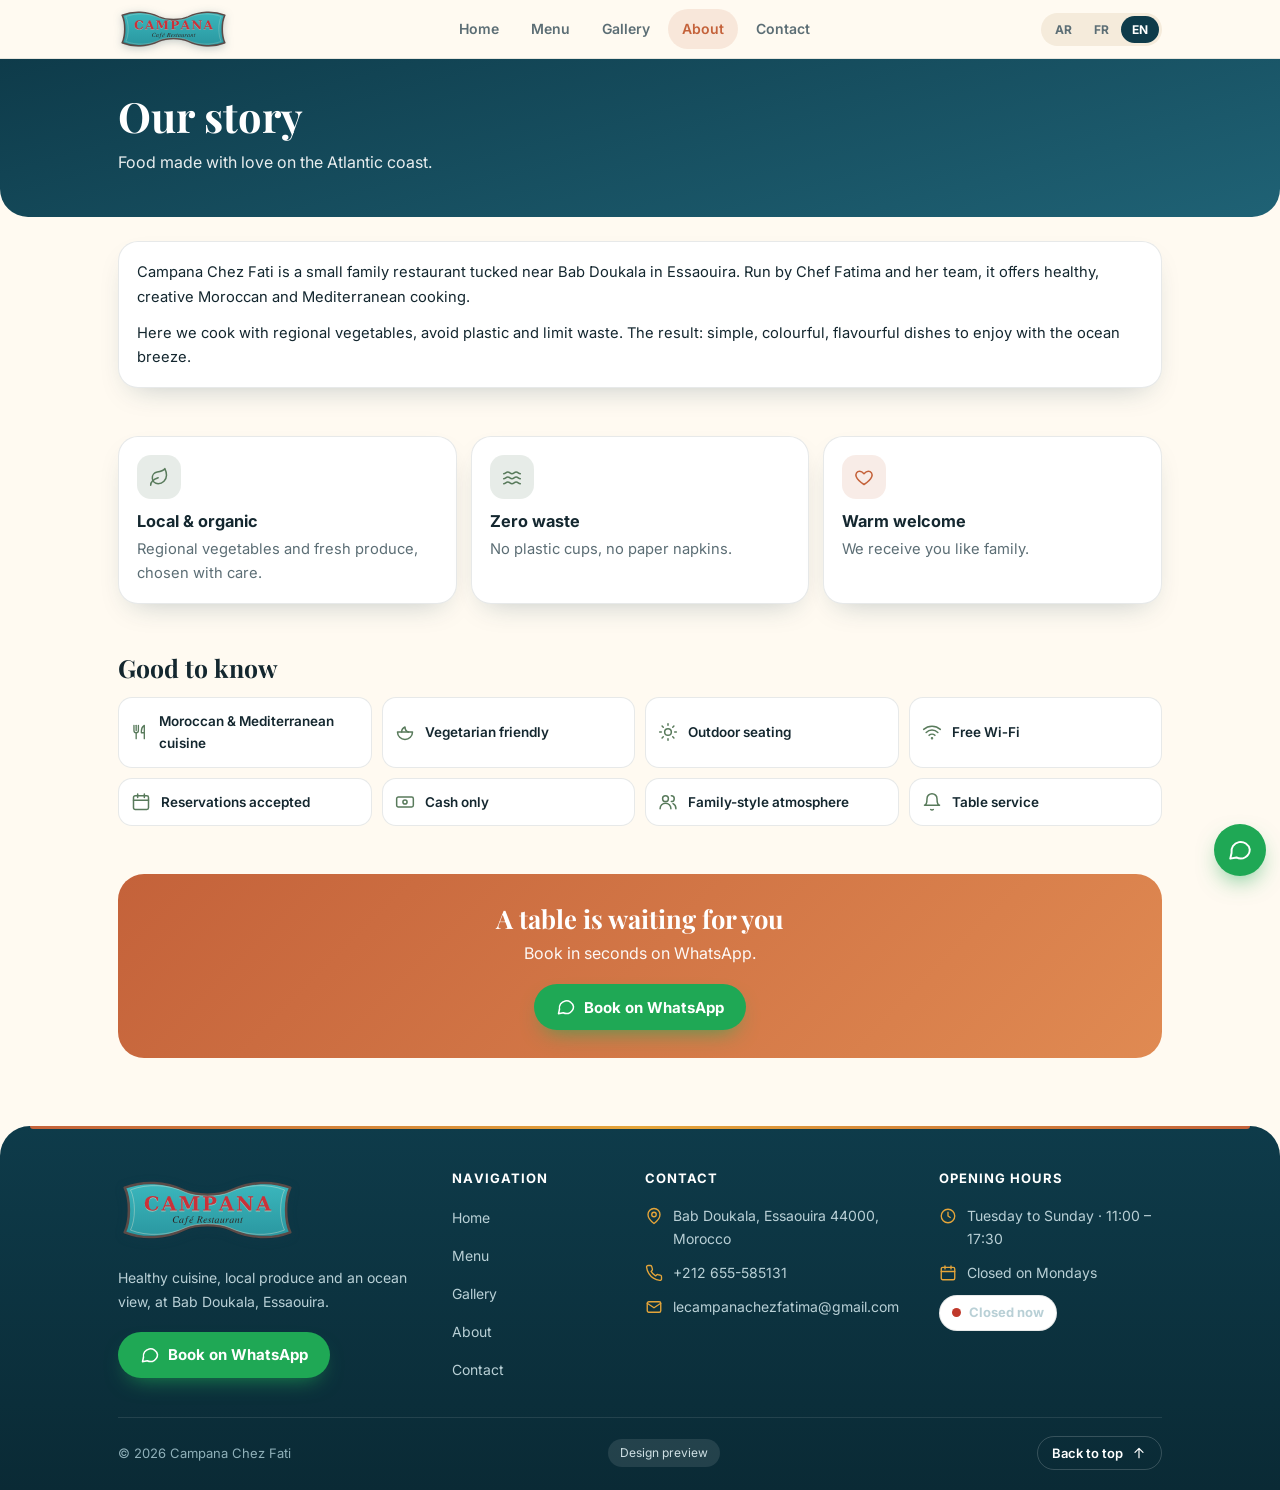
<file: about.html>
<!doctype html>
<html lang="fr" dir="ltr">
<head>
<meta charset="utf-8">
<meta name="viewport" content="width=device-width, initial-scale=1, viewport-fit=cover">
<meta name="theme-color" content="#0e3b4a">
<link rel="icon" href="img/favicon.svg" type="image/svg+xml">
<link rel="icon" href="img/favicon.png" type="image/png">
<link rel="apple-touch-icon" href="img/favicon.png">
<title>Notre histoire · Campana Chez Fati</title>
<meta name="description" content="">
<link rel="preconnect" href="https://fonts.googleapis.com">
<link rel="preconnect" href="https://fonts.gstatic.com" crossorigin>
<link href="https://fonts.googleapis.com/css2?family=Cairo:wght@400;600;700&family=Inter:wght@400;500;600;700&family=Playfair+Display:wght@600;700&display=swap" rel="stylesheet">
<link rel="stylesheet" href="style.css">
</head>
<body data-page="about">
<main>
  <section class="phero"><div class="wrap"><h1 data-t="ab_t"></h1><p data-t="ab_d"></p></div></section>

  <section class="wrap sec">
    <div class="card story rv">
      <p data-t="ab_p1"></p>
      <p style="margin:0" data-t="ab_p2"></p>
    </div>
  </section>

  <section class="wrap sec">
    <div class="grid g3">
      <div class="card rv"><div class="ico-c sage"><i class="ico" data-i="leaf"></i></div><h3 data-t="v1_t"></h3><p data-t="v1_d"></p></div>
      <div class="card rv"><div class="ico-c sage"><i class="ico" data-i="waves"></i></div><h3 data-t="v2_t"></h3><p data-t="v2_d"></p></div>
      <div class="card rv"><div class="ico-c"><i class="ico" data-i="heart"></i></div><h3 data-t="v3_t"></h3><p data-t="v3_d"></p></div>
    </div>
  </section>

  <section class="wrap sec">
    <h2 class="sec-t" data-t="feat_t"></h2>
    <ul class="feat rv">
      <li><i class="ico" data-i="utensils"></i><span data-t="f1"></span></li>
      <li><i class="ico" data-i="salad"></i><span data-t="f2"></span></li>
      <li><i class="ico" data-i="sun"></i><span data-t="f3"></span></li>
      <li><i class="ico" data-i="wifi"></i><span data-t="f4"></span></li>
      <li><i class="ico" data-i="calendar"></i><span data-t="f5"></span></li>
      <li><i class="ico" data-i="cash"></i><span data-t="f6"></span></li>
      <li><i class="ico" data-i="users"></i><span data-t="f7"></span></li>
      <li><i class="ico" data-i="bell"></i><span data-t="f8"></span></li>
    </ul>
  </section>

  <section class="wrap sec">
    <div class="cta rv">
      <h2 data-t="cta_t"></h2>
      <p data-t="cta_d"></p>
      <a class="btn wa" data-wa target="_blank" rel="noopener"><i class="ico" data-i="chat"></i><span data-t="cta_reserve"></span></a>
    </div>
  </section>
</main>
<script src="app.js"></script>
</body>
</html>
</file>
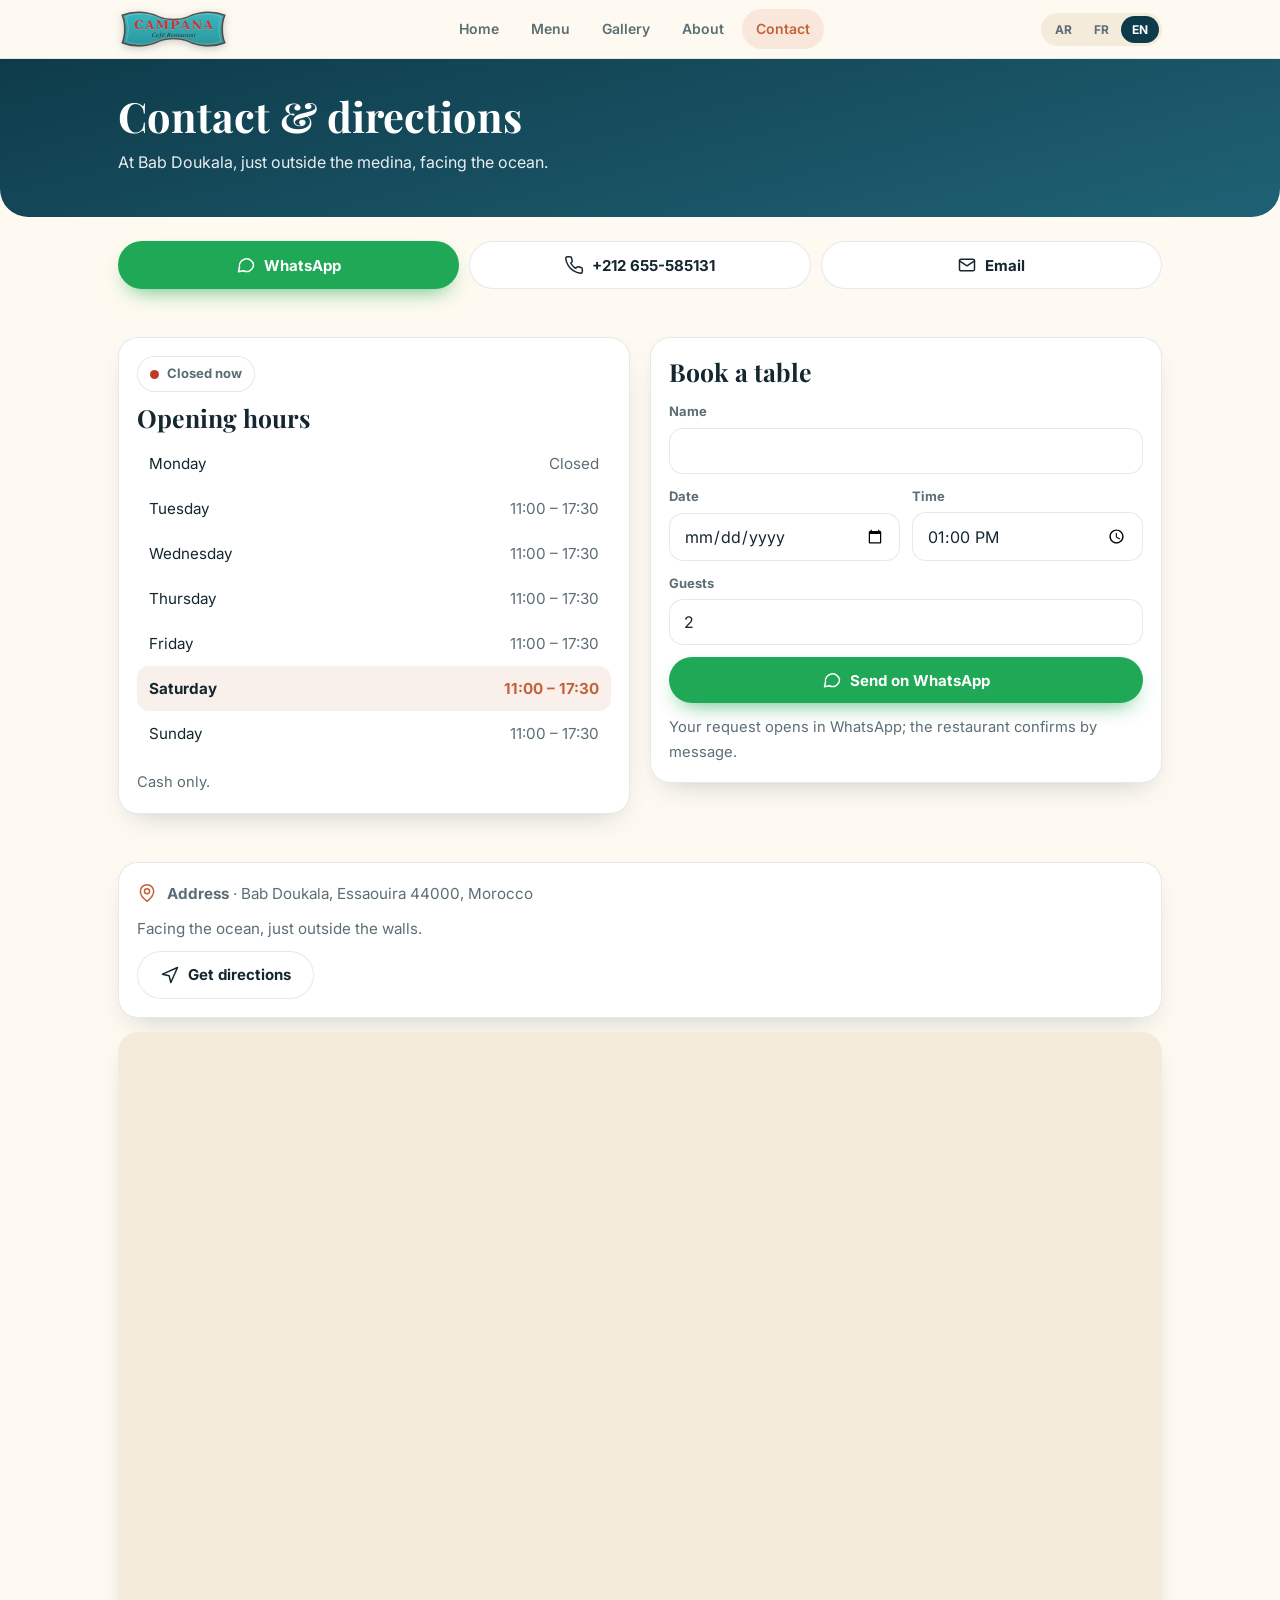
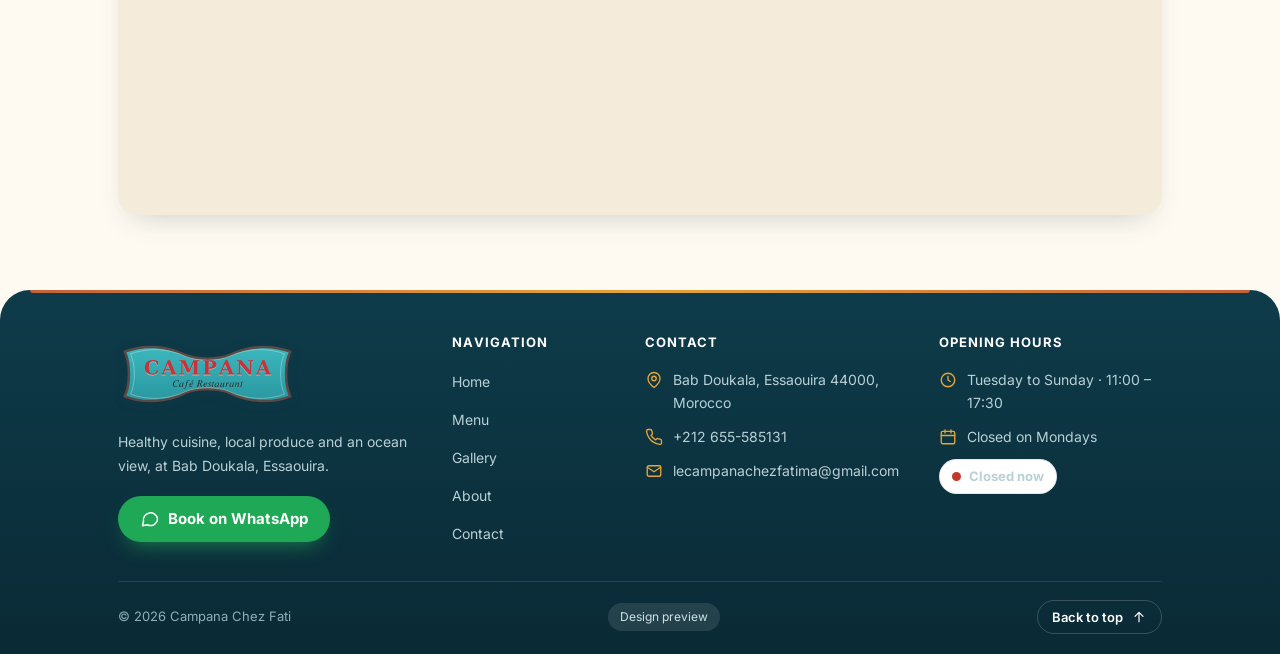
<file: contact.html>
<!doctype html>
<html lang="fr" dir="ltr">
<head>
<meta charset="utf-8">
<meta name="viewport" content="width=device-width, initial-scale=1, viewport-fit=cover">
<meta name="theme-color" content="#0e3b4a">
<link rel="icon" href="img/favicon.svg" type="image/svg+xml">
<link rel="icon" href="img/favicon.png" type="image/png">
<link rel="apple-touch-icon" href="img/favicon.png">
<title>Contact · Campana Chez Fati</title>
<meta name="description" content="">
<link rel="preconnect" href="https://fonts.googleapis.com">
<link rel="preconnect" href="https://fonts.gstatic.com" crossorigin>
<link href="https://fonts.googleapis.com/css2?family=Cairo:wght@400;600;700&family=Inter:wght@400;500;600;700&family=Playfair+Display:wght@600;700&display=swap" rel="stylesheet">
<link rel="stylesheet" href="style.css">
</head>
<body data-page="contact">
<main>
  <section class="phero"><div class="wrap"><h1 data-t="ct_t"></h1><p data-t="ct_d"></p></div></section>

  <section class="wrap sec">
    <div class="contact-btns rv">
      <a class="btn wa" data-wa target="_blank" rel="noopener"><i class="ico" data-i="chat"></i><span data-t="wa_l"></span></a>
      <a class="btn line" data-tel><i class="ico" data-i="phone"></i><span data-phone-show></span></a>
      <a class="btn line" data-mail><i class="ico" data-i="mail"></i><span data-t="mail_l"></span></a>
    </div>
  </section>

  <section class="wrap sec">
    <div class="two-col">
      <div class="card rv">
        <div class="row" style="margin-bottom:6px"><span class="status js-status"></span></div>
        <h2 class="sec-t" style="margin:10px 0 8px" data-t="hrs_l"></h2>
        <ul class="hours" id="hours"></ul>
        <p class="note"><span data-t="cash"></span></p>
      </div>
      <div class="card rv">
        <h2 class="sec-t" data-t="res_t"></h2>
        <form class="form" id="resForm">
          <label><span data-t="fn"></span><input name="name" type="text" required autocomplete="name"></label>
          <div class="two">
            <label><span data-t="fd"></span><input name="date" type="date" required></label>
            <label><span data-t="ft"></span><input name="time" type="time" min="11:00" max="17:00" value="13:00" required></label>
          </div>
          <label><span data-t="fg"></span><input name="guests" type="number" min="1" max="30" value="2" required inputmode="numeric"></label>
          <button class="btn wa" type="submit"><i class="ico" data-i="chat"></i><span data-t="send"></span></button>
          <p class="note" style="margin:0" data-t="res_n"></p>
        </form>
      </div>
    </div>
  </section>

  <section class="wrap sec">
    <div class="card info rv" style="margin-bottom:14px">
      <div class="row"><i class="ico" data-i="pin"></i><span><b data-t="addr_l"></b> · <span data-t="addr_v"></span></span></div>
      <div class="row"><span data-t="addr_h"></span></div>
      <div><a class="btn line" data-dir target="_blank" rel="noopener"><i class="ico" data-i="nav"></i><span data-t="dir"></span></a></div>
    </div>
    <iframe class="map rv" title="Map" loading="lazy" referrerpolicy="no-referrer-when-downgrade" src="https://www.google.com/maps?q=31.5170171,-9.7652129&z=17&output=embed"></iframe>
  </section>
</main>
<script src="app.js"></script>
</body>
</html>
</file>
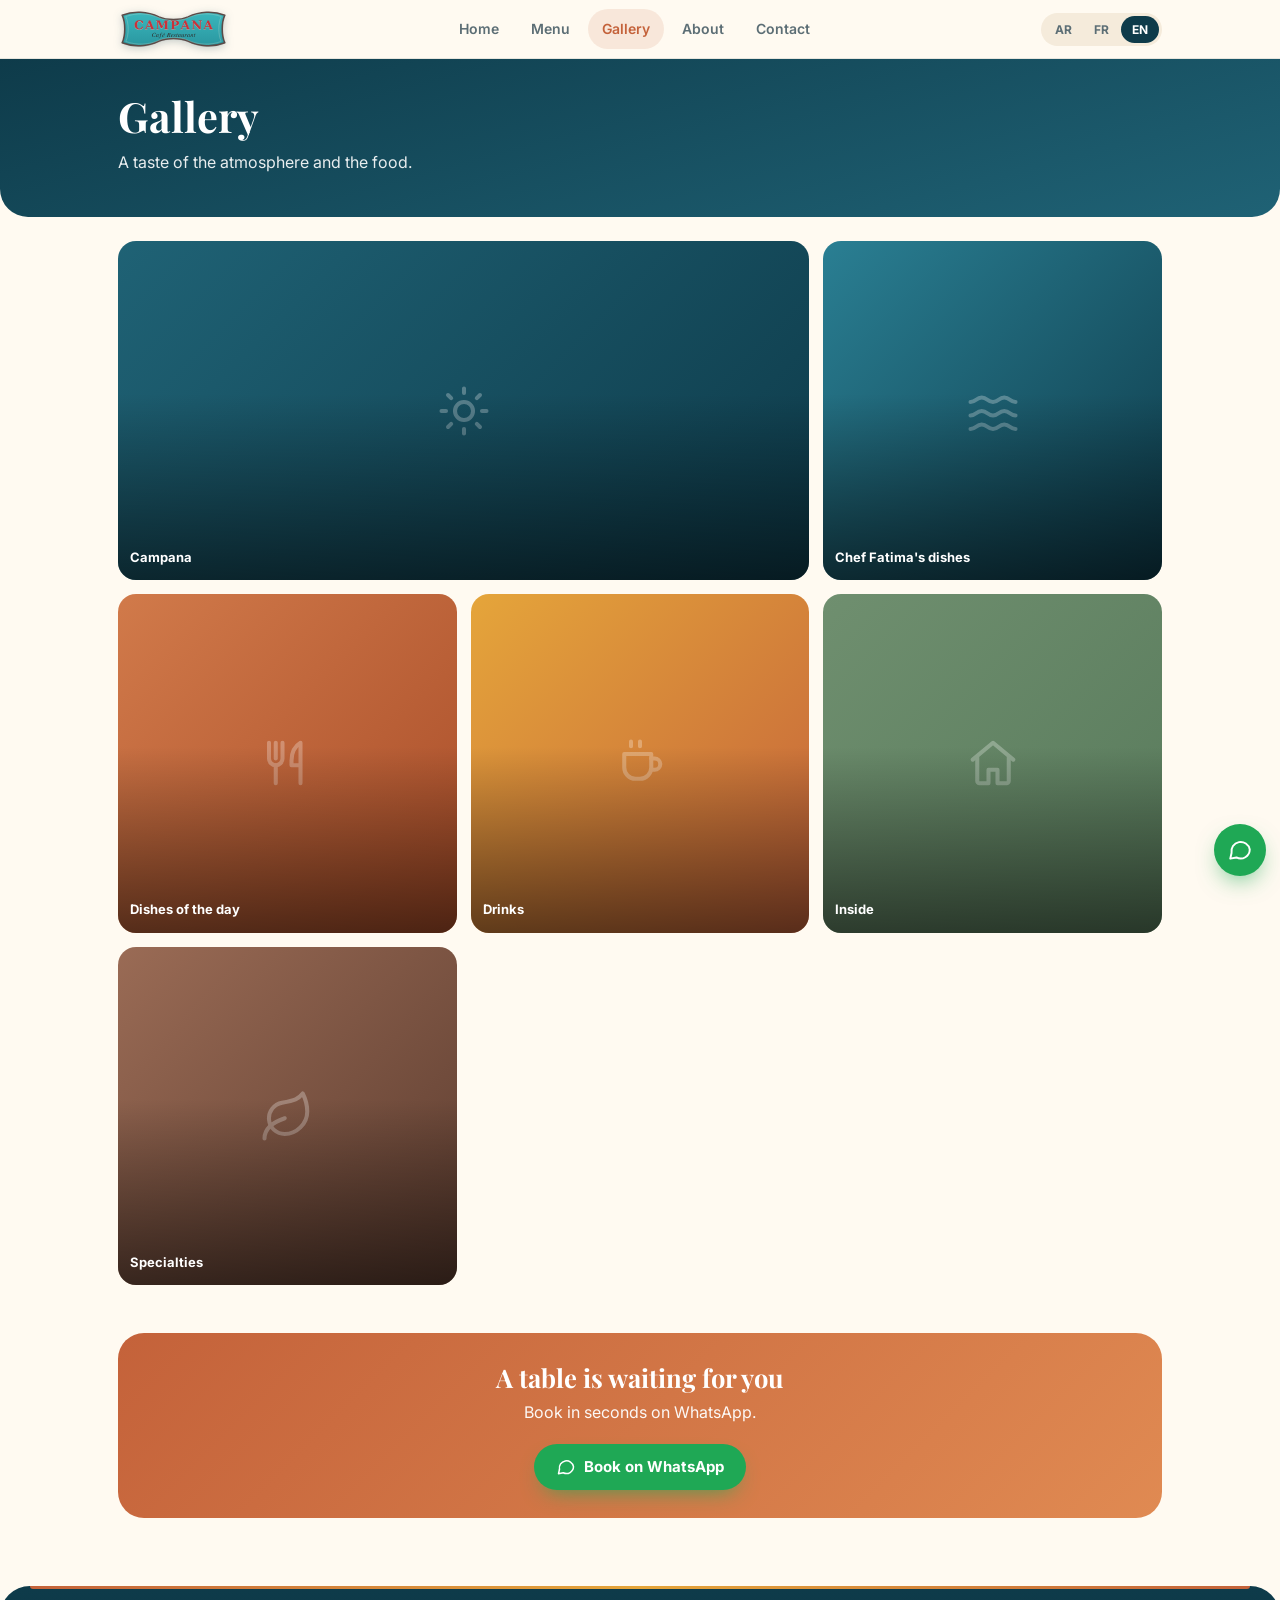
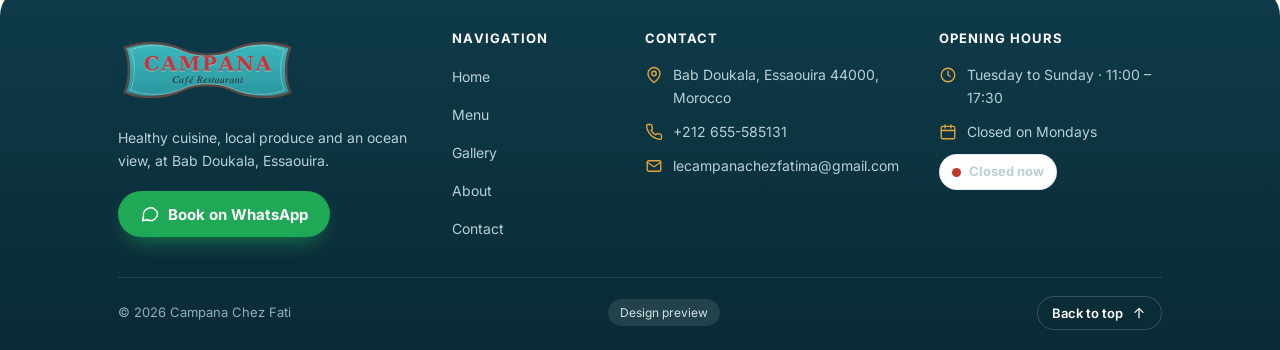
<file: gallery.html>
<!doctype html>
<html lang="fr" dir="ltr">
<head>
<meta charset="utf-8">
<meta name="viewport" content="width=device-width, initial-scale=1, viewport-fit=cover">
<meta name="theme-color" content="#0e3b4a">
<link rel="icon" href="img/favicon.svg" type="image/svg+xml">
<link rel="icon" href="img/favicon.png" type="image/png">
<link rel="apple-touch-icon" href="img/favicon.png">
<title>Galerie · Campana Chez Fati</title>
<meta name="description" content="">
<link rel="preconnect" href="https://fonts.googleapis.com">
<link rel="preconnect" href="https://fonts.gstatic.com" crossorigin>
<link href="https://fonts.googleapis.com/css2?family=Cairo:wght@400;600;700&family=Inter:wght@400;500;600;700&family=Playfair+Display:wght@600;700&display=swap" rel="stylesheet">
<link rel="stylesheet" href="style.css">
</head>
<body data-page="gallery">
<main>
  <section class="phero"><div class="wrap"><h1 data-t="gal_t"></h1><p data-t="gal_d"></p></div></section>

  <section class="wrap sec">
    <div class="gal" id="galleryGrid"></div>
  </section>

  <section class="wrap sec">
    <div class="cta rv">
      <h2 data-t="cta_t"></h2>
      <p data-t="cta_d"></p>
      <a class="btn wa" data-wa target="_blank" rel="noopener"><i class="ico" data-i="chat"></i><span data-t="cta_reserve"></span></a>
    </div>
  </section>
</main>
<script src="app.js"></script>
</body>
</html>
</file>
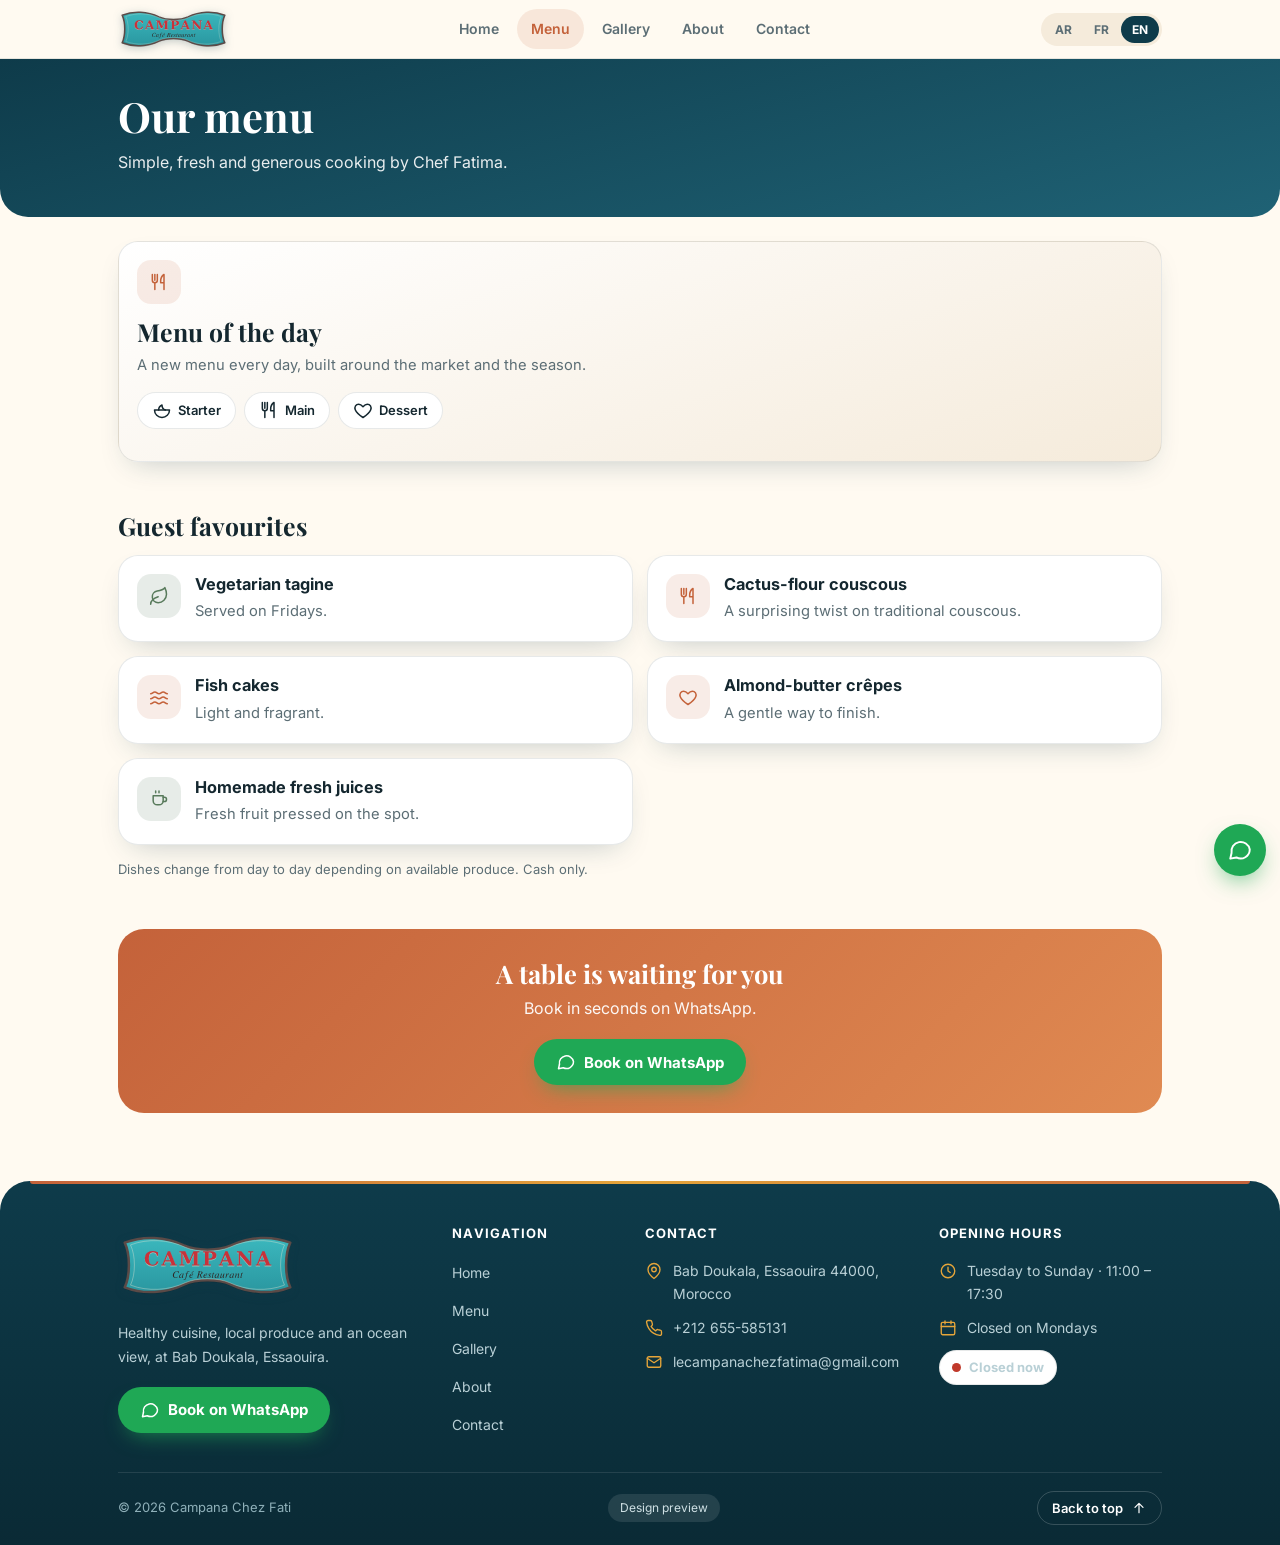
<file: menu.html>
<!doctype html>
<html lang="fr" dir="ltr">
<head>
<meta charset="utf-8">
<meta name="viewport" content="width=device-width, initial-scale=1, viewport-fit=cover">
<meta name="theme-color" content="#0e3b4a">
<link rel="icon" href="img/favicon.svg" type="image/svg+xml">
<link rel="icon" href="img/favicon.png" type="image/png">
<link rel="apple-touch-icon" href="img/favicon.png">
<title>Menu · Campana Chez Fati</title>
<meta name="description" content="">
<link rel="preconnect" href="https://fonts.googleapis.com">
<link rel="preconnect" href="https://fonts.gstatic.com" crossorigin>
<link href="https://fonts.googleapis.com/css2?family=Cairo:wght@400;600;700&family=Inter:wght@400;500;600;700&family=Playfair+Display:wght@600;700&display=swap" rel="stylesheet">
<link rel="stylesheet" href="style.css">
</head>
<body data-page="menu">
<main>
  <section class="phero"><div class="wrap"><h1 data-t="menu_t"></h1><p data-t="menu_d"></p></div></section>

  <section class="wrap sec">
    <div class="card set rv">
      <div class="ico-c"><i class="ico" data-i="utensils"></i></div>
      <h2 class="sec-t" style="margin-bottom:6px" data-t="set_t"></h2>
      <p style="color:var(--muted)" data-t="set_d"></p>
      <div class="courses">
        <span class="chip"><i class="ico" data-i="salad"></i><span data-t="c1"></span></span>
        <span class="chip"><i class="ico" data-i="utensils"></i><span data-t="c2"></span></span>
        <span class="chip"><i class="ico" data-i="heart"></i><span data-t="c3"></span></span>
      </div>
      <span class="price" data-price></span>
    </div>
  </section>

  <section class="wrap sec">
    <h2 class="sec-t" data-t="spec_t"></h2>
    <div class="grid g2">
      <div class="card sp rv"><div class="ico-c sage"><i class="ico" data-i="leaf"></i></div><div><h3 data-t="sp1_t"></h3><p data-t="sp1_d"></p></div></div>
      <div class="card sp rv"><div class="ico-c"><i class="ico" data-i="utensils"></i></div><div><h3 data-t="sp2_t"></h3><p data-t="sp2_d"></p></div></div>
      <div class="card sp rv"><div class="ico-c"><i class="ico" data-i="waves"></i></div><div><h3 data-t="sp3_t"></h3><p data-t="sp3_d"></p></div></div>
      <div class="card sp rv"><div class="ico-c"><i class="ico" data-i="heart"></i></div><div><h3 data-t="sp4_t"></h3><p data-t="sp4_d"></p></div></div>
      <div class="card sp rv"><div class="ico-c sage"><i class="ico" data-i="cup"></i></div><div><h3 data-t="sp5_t"></h3><p data-t="sp5_d"></p></div></div>
    </div>
    <p class="note"><span data-t="note_menu"></span> <span data-t="cash"></span></p>
  </section>

  <section class="wrap sec">
    <div class="cta rv">
      <h2 data-t="cta_t"></h2>
      <p data-t="cta_d"></p>
      <a class="btn wa" data-wa target="_blank" rel="noopener"><i class="ico" data-i="chat"></i><span data-t="cta_reserve"></span></a>
    </div>
  </section>
</main>
<script src="app.js"></script>
</body>
</html>
</file>
<file: style.css>
:root{
  --ink:#14272f;--muted:#5c6e75;--ocean:#0e3b4a;--ocean2:#1f6275;--cream:#fffaf1;--sand:#f5ebdb;
  --terra:#c4623a;--terra-d:#a94d29;--sage:#587a5b;--wa:#1fa855;--line:rgba(20,39,47,.1);
  --r:20px;--sh:0 12px 30px -14px rgba(14,59,74,.28);--tab:68px;
  --fh:"Playfair Display",Georgia,serif;--fb:"Inter",system-ui,-apple-system,"Segoe UI",sans-serif;
}
html[lang=ar]{--fh:"Cairo",system-ui,sans-serif;--fb:"Cairo",system-ui,sans-serif}
*{box-sizing:border-box;margin:0;padding:0;-webkit-tap-highlight-color:transparent}
html{scroll-behavior:smooth;-webkit-text-size-adjust:100%}
body{font-family:var(--fb);background:var(--cream);color:var(--ink);line-height:1.65;overflow-x:hidden;
  padding-bottom:calc(var(--tab) + env(safe-area-inset-bottom));animation:pg .4s ease both}
@keyframes pg{from{opacity:0}to{opacity:1}}
img,svg{max-width:100%;display:block}
a{color:inherit;text-decoration:none}
ul{list-style:none}
.wrap{width:100%;max-width:1080px;margin-inline:auto;padding-inline:18px}
.ic{width:20px;height:20px;flex:none}
.ico{display:inline-flex}
[dir=rtl] .flip{transform:scaleX(-1)}

/* top bar */
.top{position:sticky;top:0;z-index:50;background:rgba(255,250,241,.88);-webkit-backdrop-filter:blur(12px);backdrop-filter:blur(12px);border-bottom:1px solid var(--line)}
.bar{display:flex;align-items:center;justify-content:space-between;gap:10px;height:58px}
.brand{display:flex;align-items:center;gap:10px;min-width:0}
.logo{width:36px;height:36px;border-radius:12px;background:linear-gradient(135deg,var(--ocean),var(--ocean2));color:#fff;display:grid;place-items:center;font-family:var(--fh);font-weight:700;font-size:19px;flex:none}
.logo.has{width:auto;height:52px;background:none;border-radius:0;display:block}
.logo img{height:100%;width:auto;max-width:none;object-fit:contain;filter:drop-shadow(0 2px 4px rgba(14,59,74,.25))}
.brand.logo-on .bn{display:none}
.foot .brand.logo-on .logo{height:84px}
.bn{display:flex;flex-direction:column;line-height:1.15;min-width:0}
.bn b{font-family:var(--fh);font-size:16px;white-space:nowrap;overflow:hidden;text-overflow:ellipsis}
.bn small{font-size:11px;color:var(--muted);white-space:nowrap;overflow:hidden;text-overflow:ellipsis}
.dnav{display:none;gap:4px}
.dnav a{padding:8px 14px;border-radius:999px;font-weight:600;font-size:14px;color:var(--muted);transition:.2s}
.dnav a:hover{color:var(--ink)}
.dnav a.on{background:rgba(196,98,58,.12);color:var(--terra)}
.langs{display:flex;background:var(--sand);border-radius:999px;padding:3px;flex:none}
.langs button{border:0;background:none;font:700 12px var(--fb);color:var(--muted);padding:6px 11px;border-radius:999px;cursor:pointer;transition:.2s;min-width:38px}
.langs button.on{background:var(--ocean);color:#fff}

/* bottom tab bar (app-like) */
.tabbar{position:fixed;inset-inline:0;bottom:0;z-index:60;display:flex;gap:2px;padding:6px 8px calc(6px + env(safe-area-inset-bottom));
  background:rgba(255,255,255,.94);-webkit-backdrop-filter:blur(14px);backdrop-filter:blur(14px);border-top:1px solid var(--line)}
.tabbar a{flex:1;display:flex;flex-direction:column;align-items:center;gap:2px;padding:7px 2px;border-radius:14px;font-size:11px;font-weight:600;color:var(--muted);transition:background .2s,color .2s,transform .15s;min-width:0}
.tabbar a span{white-space:nowrap;overflow:hidden;text-overflow:ellipsis;max-width:100%}
.tabbar a .ic{width:22px;height:22px}
.tabbar a:active{transform:scale(.94)}
.tabbar a.on{color:var(--terra);background:rgba(196,98,58,.11)}
.fab{position:fixed;inset-inline-end:14px;bottom:calc(var(--tab) + 14px + env(safe-area-inset-bottom));z-index:55;width:52px;height:52px;border-radius:50%;background:var(--wa);color:#fff;display:grid;place-items:center;box-shadow:0 10px 24px -8px rgba(31,168,85,.75);transition:transform .15s}
.fab:active{transform:scale(.92)}
.fab .ic{width:26px;height:26px}

/* hero */
.hero{position:relative;overflow:hidden;color:#fff;background:linear-gradient(165deg,#0e3b4a 0%,#1f6275 55%,#b4593a 135%);padding:44px 0 118px}
.hero-in{position:relative;z-index:2}
.sun{position:absolute;width:280px;height:280px;border-radius:50%;inset-inline-end:-70px;bottom:36px;background:radial-gradient(circle,#ffd9a0 0%,rgba(255,170,100,.55) 35%,transparent 70%);animation:glow 7s ease-in-out infinite alternate}
@keyframes glow{from{opacity:.7;transform:scale(.95)}to{opacity:1;transform:scale(1.05)}}
.waves{position:absolute;inset-inline:0;bottom:-1px;height:84px;overflow:hidden;direction:ltr;z-index:1}
.waves svg{position:absolute;left:0;bottom:0;width:100%;height:100%}
.waves path{fill:var(--cream)}
.waves .w3{opacity:.3}
.waves .w2{opacity:.55}
/* seagulls */
.sky{position:absolute;inset:0;overflow:hidden;direction:ltr;pointer-events:none;z-index:1}
.gull{position:absolute;left:0;color:#fff;animation:fly var(--d) linear infinite;animation-delay:var(--dl)}
.gull svg{width:var(--w);height:auto;overflow:visible;transform-origin:50% 75%;animation:flap .85s ease-in-out infinite alternate}
.gull.g1{top:9%;--w:34px;--d:36s;--dl:-8s;opacity:.8}
.gull.g2{top:19%;--w:24px;--d:46s;--dl:-26s;opacity:.55}
.gull.g3{top:5%;--w:20px;--d:54s;--dl:-40s;opacity:.45}
.gull.g4{top:28%;--w:28px;--d:42s;--dl:-16s;opacity:.6}
@keyframes fly{0%{transform:translate3d(-60px,0,0)}50%{transform:translate3d(50vw,-12px,0)}100%{transform:translate3d(calc(100vw + 60px),4px,0)}}
@keyframes flap{from{transform:scaleY(1)}to{transform:scaleY(.4)}}
.eyebrow{display:inline-flex;align-items:center;gap:6px;font-size:13px;font-weight:600;background:rgba(255,255,255,.14);padding:6px 12px;border-radius:999px}
.eyebrow .ic{width:16px;height:16px}
.hero h1{font-family:var(--fh);font-size:clamp(2.1rem,8vw,3.7rem);line-height:1.15;margin:16px 0 12px;max-width:14ch}
html[lang=ar] .hero h1{line-height:1.35}
.lead{font-size:1.05rem;opacity:.92;max-width:46ch}
.btns{display:flex;flex-wrap:wrap;gap:10px;margin-top:24px}
.rate{display:flex;align-items:center;gap:10px;margin-top:22px;font-size:13px;font-weight:600;opacity:.95;flex-wrap:wrap}
.stars{display:flex;gap:2px}
.stars .ic{width:16px;height:16px;fill:#f2b84b;stroke:#f2b84b}

/* buttons */
.btn{display:inline-flex;align-items:center;justify-content:center;gap:8px;padding:13px 22px;border-radius:999px;font:700 15px var(--fb);border:0;cursor:pointer;transition:transform .15s,box-shadow .2s,background .2s}
.btn:active{transform:scale(.97)}
.btn.wa{background:var(--wa);color:#fff;box-shadow:0 10px 22px -10px rgba(31,168,85,.8)}
.btn.wa:hover{background:#188f48}
.btn.ghost{border:1.5px solid rgba(255,255,255,.7);color:#fff;background:rgba(255,255,255,.06)}
.btn.line{border:1.5px solid var(--line);background:#fff;color:var(--ink)}
.btn.terra{background:var(--terra);color:#fff}

/* page hero */
.phero{background:linear-gradient(165deg,var(--ocean),var(--ocean2));color:#fff;padding:32px 0 42px;border-radius:0 0 28px 28px}
.phero h1{font-family:var(--fh);font-size:clamp(1.8rem,6vw,2.6rem);line-height:1.2}
html[lang=ar] .phero h1{line-height:1.4}
.phero p{opacity:.9;margin-top:8px;max-width:52ch}

/* sections & cards */
.sec{padding-block:24px}
.sec-t{font-family:var(--fh);font-size:1.55rem;margin-bottom:14px;line-height:1.25}
.grid{display:grid;gap:14px;grid-template-columns:1fr}
.g2,.g4{grid-template-columns:repeat(2,1fr)}
.card{background:#fff;border:1px solid var(--line);border-radius:var(--r);padding:18px;box-shadow:var(--sh)}
.card h3{font-size:1.02rem;margin-bottom:4px;line-height:1.3}
.card p{color:var(--muted);font-size:.92rem}
.ico-c{width:44px;height:44px;border-radius:14px;background:rgba(196,98,58,.12);color:var(--terra);display:grid;place-items:center;margin-bottom:12px}
.ico-c.sage{background:rgba(88,122,91,.14);color:var(--sage)}
.info{display:flex;flex-direction:column;gap:10px}
.row{display:flex;align-items:center;gap:10px;color:var(--muted);font-size:.95rem}
.row .ic{color:var(--terra)}
.status{display:inline-flex;align-items:center;gap:8px;padding:6px 12px;border-radius:999px;font-size:13px;font-weight:700;background:#fff;border:1px solid var(--line)}
.dot{width:9px;height:9px;border-radius:50%;background:#c0392b}
.dot.on{background:#1fa855;animation:ring 2s ease-out infinite}
@keyframes ring{0%{box-shadow:0 0 0 0 rgba(31,168,85,.5)}100%{box-shadow:0 0 0 8px rgba(31,168,85,0)}}
.cta{background:linear-gradient(135deg,var(--terra),#e08a52);color:#fff;border-radius:26px;padding:28px 22px;text-align:center}
.cta h2{font-family:var(--fh);font-size:1.6rem;line-height:1.25}
.cta p{opacity:.95;margin:6px 0 18px}

/* menu */
.set{background:linear-gradient(160deg,#fff,var(--sand));position:relative}
.courses{display:flex;flex-wrap:wrap;gap:8px;margin:14px 0}
.chip{display:inline-flex;align-items:center;gap:6px;padding:7px 14px;border-radius:999px;background:#fff;border:1px solid var(--line);font-size:13px;font-weight:600}
.price{display:inline-block;background:var(--ocean);color:#fff;border-radius:999px;padding:6px 14px;font-weight:700;font-size:14px}
.price:empty{display:none}
.sp{display:flex;gap:14px;align-items:flex-start}
.sp .ico-c{margin:0}
.note{font-size:13px;color:var(--muted);margin-top:14px}

/* gallery */
.gal{display:grid;grid-template-columns:repeat(2,1fr);gap:10px}
.tile{position:relative;border-radius:18px;overflow:hidden;aspect-ratio:1;display:flex;align-items:flex-end;padding:12px;color:#fff;background:linear-gradient(135deg,var(--ocean2),var(--ocean));cursor:default}
.tile:nth-child(1){grid-column:span 2;aspect-ratio:16/10}
.tile:nth-child(2){background:linear-gradient(135deg,#2a7f93,#0e3b4a)}
.tile:nth-child(3){background:linear-gradient(135deg,#d17a4a,#a94d29)}
.tile:nth-child(4){background:linear-gradient(135deg,#e5a53a,#c4623a)}
.tile:nth-child(5){background:linear-gradient(135deg,#6f8f6f,#587a5b)}
.tile:nth-child(6){background:linear-gradient(135deg,#9a6b55,#5d3d30)}
.tile img{position:absolute;inset:0;width:100%;height:100%;object-fit:cover}
.tile .big{position:absolute;inset:0;display:grid;place-items:center;opacity:.28}
.tile .big .ic{width:54px;height:54px}
.tile::after{content:"";position:absolute;inset:0;background:linear-gradient(to top,rgba(0,0,0,.55),transparent 55%)}
.tile .cap{position:relative;z-index:2;font-size:13px;font-weight:700}
.tile.has{cursor:zoom-in}
.strip{display:grid;grid-template-columns:repeat(3,1fr);gap:10px}
.strip a{position:relative;display:block;aspect-ratio:1;border-radius:18px;overflow:hidden;background:linear-gradient(135deg,var(--ocean2),var(--ocean));box-shadow:var(--sh)}
.strip img{position:absolute;inset:0;width:100%;height:100%;object-fit:cover;transition:transform .5s}
.strip a:hover img{transform:scale(1.05)}
.lb{position:fixed;inset:0;z-index:100;background:rgba(10,20,25,.92);display:none;place-items:center;padding:16px}
.lb.on{display:grid}
.lb img{max-height:86vh;border-radius:14px}

/* about / contact */
.story p{margin-bottom:12px;color:var(--ink)}
.feat{display:grid;grid-template-columns:repeat(2,1fr);gap:10px}
.feat li{display:flex;align-items:center;gap:10px;background:#fff;border:1px solid var(--line);border-radius:14px;padding:12px;font-size:13.5px;font-weight:600}
.feat .ic{color:var(--sage)}
.hours li{display:flex;justify-content:space-between;gap:12px;padding:10px 12px;border-radius:12px;font-size:.95rem}
.hours li.today{background:rgba(196,98,58,.1);font-weight:700}
.hours li span:last-child{color:var(--muted)}
.hours li.today span:last-child{color:var(--terra)}
.map{border:0;width:100%;aspect-ratio:4/3;border-radius:var(--r);box-shadow:var(--sh);background:var(--sand)}
.form{display:grid;gap:12px}
.form .two{display:grid;grid-template-columns:1fr 1fr;gap:12px}
.form label{display:grid;gap:5px;font-size:13px;font-weight:700;color:var(--muted)}
.form input{font:16px var(--fb);color:var(--ink);padding:12px 14px;border-radius:14px;border:1.5px solid var(--line);background:#fff;width:100%;min-width:0}
.form input:focus{outline:none;border-color:var(--terra);box-shadow:0 0 0 4px rgba(196,98,58,.14)}
.contact-btns{display:grid;gap:10px}

/* footer */
.foot{background:linear-gradient(180deg,#0e3b4a,#0a2a35);color:#b9d0d6;margin-top:44px;padding-top:42px;border-radius:30px 30px 0 0;font-size:14px;position:relative}
.foot::before{content:"";position:absolute;top:0;inset-inline:30px;height:3px;border-radius:0 0 4px 4px;background:linear-gradient(90deg,var(--terra),#e5a53a,var(--terra))}
.foot-grid{display:grid;gap:30px;grid-template-columns:1fr}
.foot h4{color:#fff;font-size:13px;font-weight:700;letter-spacing:.08em;margin-bottom:14px;text-transform:uppercase}
html[lang=ar] .foot h4{letter-spacing:0}
.foot .bn b{color:#fff}
.foot .bn small{color:#8fb0b9}
.foot-brand p{margin:14px 0 18px;max-width:34ch;line-height:1.7}
.foot ul{display:grid;gap:11px}
.foot li{display:flex;align-items:flex-start;gap:10px}
.foot li .ic{width:18px;height:18px;margin-top:3px;color:#e5a53a}
.foot a:not(.btn):not(.brand){transition:color .2s}
.foot a:not(.btn):not(.brand):hover{color:#fff}
.flinks a{display:inline-block;padding:2px 0}
.foot-bottom{margin-top:34px;padding:18px 0 20px;border-top:1px solid rgba(255,255,255,.1);display:flex;flex-wrap:wrap;align-items:center;justify-content:space-between;gap:12px;font-size:13px;color:#8fb0b9}
.demo{display:inline-block;padding:4px 12px;border-radius:999px;background:rgba(255,255,255,.1);font-size:12px;color:#cfe0e4}
.totop{display:inline-flex;align-items:center;gap:8px;padding:8px 14px;border-radius:999px;border:1px solid rgba(255,255,255,.18);color:#fff;font-weight:600;font-size:13px;background:none;cursor:pointer;font-family:var(--fb);transition:background .2s}
.totop:hover{background:rgba(255,255,255,.1)}
.totop .ic{width:16px;height:16px}
@media(min-width:700px){.foot-grid{grid-template-columns:1.4fr 1fr}}
@media(min-width:960px){.foot-grid{grid-template-columns:1.5fr .8fr 1.3fr 1.1fr}}

/* scroll reveal (light) */
.js .rv{opacity:0;transform:translateY(16px);transition:opacity .6s ease,transform .6s ease}
.js .rv.in{opacity:1;transform:none}
.js .grid>.rv:nth-child(2),.js .gal>.rv:nth-child(2){transition-delay:.07s}
.js .grid>.rv:nth-child(3),.js .gal>.rv:nth-child(3){transition-delay:.14s}
.js .grid>.rv:nth-child(4),.js .gal>.rv:nth-child(4){transition-delay:.21s}

@media(min-width:600px){
  .g2{grid-template-columns:repeat(2,1fr)}
  .g3{grid-template-columns:repeat(3,1fr)}
  .contact-btns{grid-template-columns:repeat(3,1fr)}
  .gal{grid-template-columns:repeat(3,1fr);gap:14px}
  .tile:nth-child(1){grid-column:span 2;aspect-ratio:auto}
  .feat{grid-template-columns:repeat(4,1fr)}
}
@media(min-width:900px){
  body{padding-bottom:0}
  .tabbar{display:none}
  .dnav{display:flex}
  .fab{bottom:24px}
  .g4{grid-template-columns:repeat(4,1fr)}
  .hero{padding:90px 0 150px}
  .waves{height:110px}
  .two-col{display:grid;grid-template-columns:1fr 1fr;gap:20px;align-items:start}
}
@media(prefers-reduced-motion:reduce){
  *,*::before,*::after{animation:none!important;transition:none!important}
  .gull{display:none}
  .js .rv{opacity:1;transform:none}
}
</file>
